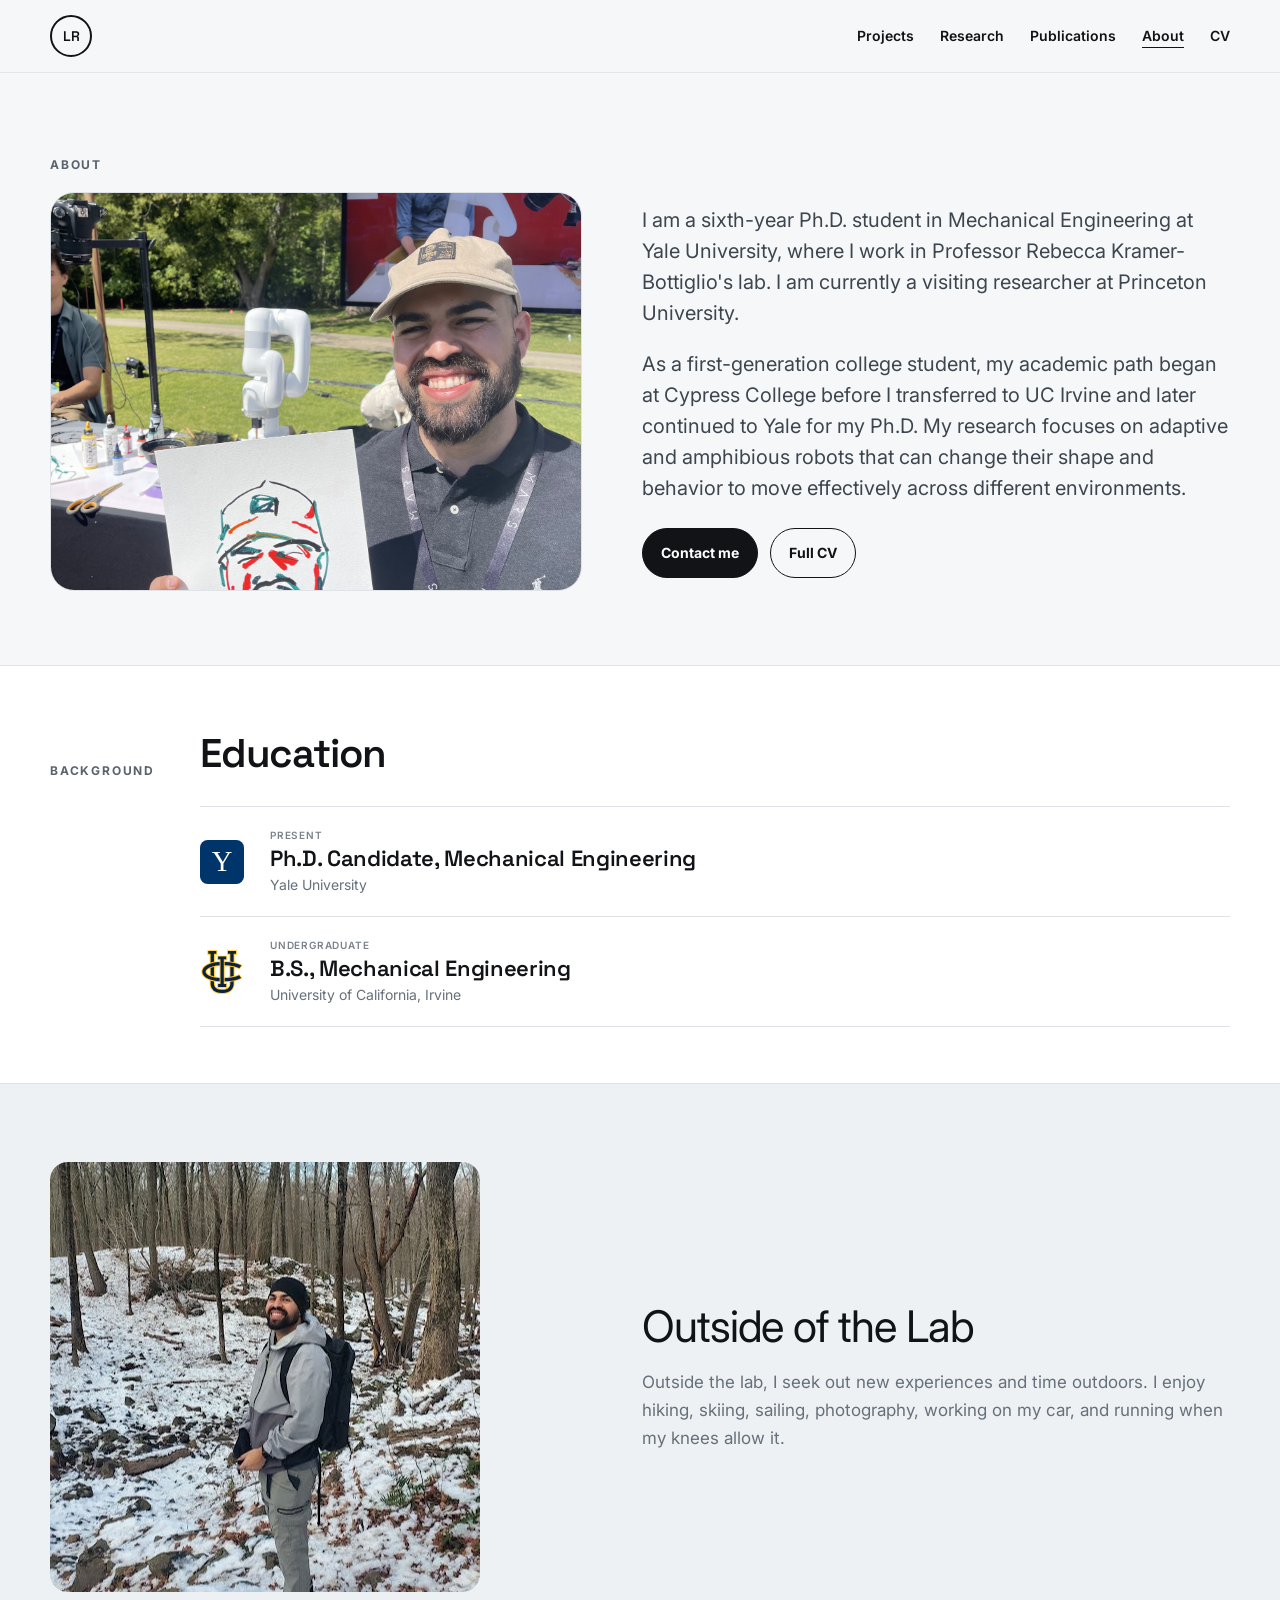
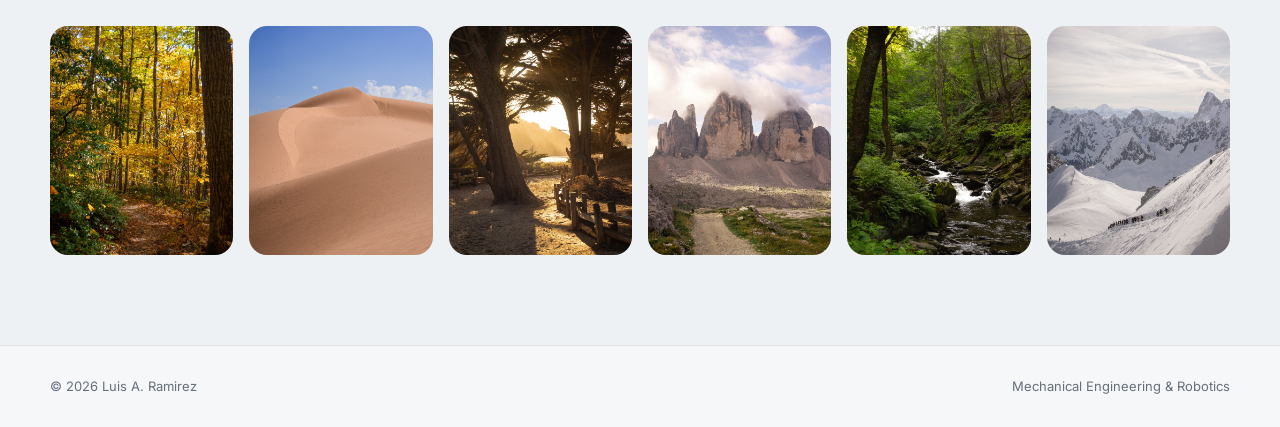
<file: about.html>
<!DOCTYPE html>
<html lang="en">
<head>
  <meta charset="UTF-8" />
  <meta name="viewport" content="width=device-width, initial-scale=1.0" />
  <meta name="description" content="Learn more about Luis A. Ramirez, a mechanical engineer and roboticist, and his interests beyond the lab." />
  <title>About | Luis A. Ramirez</title>
  <link rel="preconnect" href="https://fonts.googleapis.com">
  <link rel="preconnect" href="https://fonts.gstatic.com" crossorigin>
  <link href="https://fonts.googleapis.com/css2?family=Inter:wght@400;500;600;700&family=Space+Grotesk:wght@500;600;700&display=swap" rel="stylesheet">
  <link rel="stylesheet" href="styles.css" />
  <link rel="stylesheet" href="nav.css" />
  <link rel="stylesheet" href="about.css?v=20260810-5" />
</head>
<body>
  <header class="nav-wrap">
    <nav class="nav container" aria-label="Primary navigation">
      <a class="brand" href="index.html" aria-label="Luis Ramirez home">LR</a>
      <div class="nav-links">
        <a href="index.html#projects">Projects</a>
        <a href="index.html#research">Research</a>
        <a href="index.html#publications">Publications</a>
        <a href="about.html" aria-current="page">About</a>
        <a href="Luis_Ramirez_CV.pdf" target="_blank" rel="noopener">CV</a>
      </div>
    </nav>
  </header>

  <main>
    <section class="about-intro container">
      <p class="eyebrow">ABOUT</p>
      <div class="about-intro-grid">
        <figure class="about-portrait">
          <img src="assets/images/hobbies/me4.jpg" alt="Luis holding a painted portrait outdoors">
        </figure>
        <div class="bio-copy">
          <p>I am a sixth-year Ph.D. student in Mechanical Engineering at Yale University, where I work in Professor Rebecca Kramer-Bottiglio's lab. I am currently a visiting researcher at Princeton University.</p>
          <p>As a first-generation college student, my academic path began at Cypress College before I transferred to UC Irvine and later continued to Yale for my Ph.D. My research focuses on adaptive and amphibious robots that can change their shape and behavior to move effectively across different environments.</p>
          <div class="about-actions">
            <a class="button primary" href="mailto:luis.ramirez@yale.edu">Contact me</a>
            <a class="button secondary" href="Luis_Ramirez_CV.pdf" target="_blank" rel="noopener">Full CV</a>
          </div>
        </div>
      </div>
    </section>

    <section class="education-section" aria-labelledby="education-heading">
      <div class="container">
        <div class="quiet-heading">
          <p class="eyebrow">BACKGROUND</p>
          <h2 id="education-heading">Education</h2>
        </div>

        <div class="education-list">
          <article class="education-item">
            <img class="school-mark" src="assets/images/yale-mark.svg" alt="Yale University mark">
            <div class="education-copy">
              <p class="education-date">Present</p>
              <h3>Ph.D. Candidate, Mechanical Engineering</h3>
              <p>Yale University</p>
            </div>
          </article>

          <article class="education-item">
            <img class="school-mark" src="assets/images/uci-mark.svg" alt="UC Irvine mark">
            <div class="education-copy">
              <p class="education-date">Undergraduate</p>
              <h3>B.S., Mechanical Engineering</h3>
              <p>University of California, Irvine</p>
            </div>
          </article>
        </div>
      </div>
    </section>

    <section class="section outside-section" aria-labelledby="outside-heading">
      <div class="container">
        <div class="outside-feature">
          <figure class="outside-feature-image">
            <img src="assets/images/hobbies/hike2.jpg?v=20260810-2" alt="Luis hiking through a snowy forest" loading="lazy">
          </figure>
          <div class="outside-copy">
            <h2 id="outside-heading" class="outside-title">Outside of the Lab</h2>
            <p class="outside-intro">Outside the lab, I seek out new experiences and time outdoors. I enjoy hiking, skiing, sailing, photography, working on my car, and running when my knees allow it.</p>
          </div>
        </div>

        <div class="hobby-gallery">
          <figure><img src="assets/images/hobbies/photograph2.jpg" alt="A sunlit forest trail in autumn" loading="lazy"></figure>
          <figure><img src="assets/images/hobbies/photograph3.jpg" alt="Sand dunes beneath a clear blue sky" loading="lazy"></figure>
          <figure><img src="assets/images/hobbies/photograph4.jpg" alt="Golden sunlight filtering through trees onto a coastal trail" loading="lazy"></figure>
          <figure><img src="assets/images/hobbies/photograph7.jpg?v=20260810-2" alt="Clouds drifting around rugged mountain peaks" loading="lazy"></figure>
          <figure><img src="assets/images/hobbies/photograph6.jpg" alt="A rocky stream flowing through a sunlit green forest" loading="lazy"></figure>
          <figure><img src="assets/images/hobbies/photograph9.jpg" alt="Hikers traversing a snowy alpine mountainside" loading="lazy"></figure>
        </div>
      </div>
    </section>
  </main>

  <footer>
    <div class="container footer-inner"><span>&copy; <span id="year"></span> Luis A. Ramirez</span><span>Mechanical Engineering &amp; Robotics</span></div>
  </footer>
  <script src="script.js"></script>
</body>
</html>
</file>
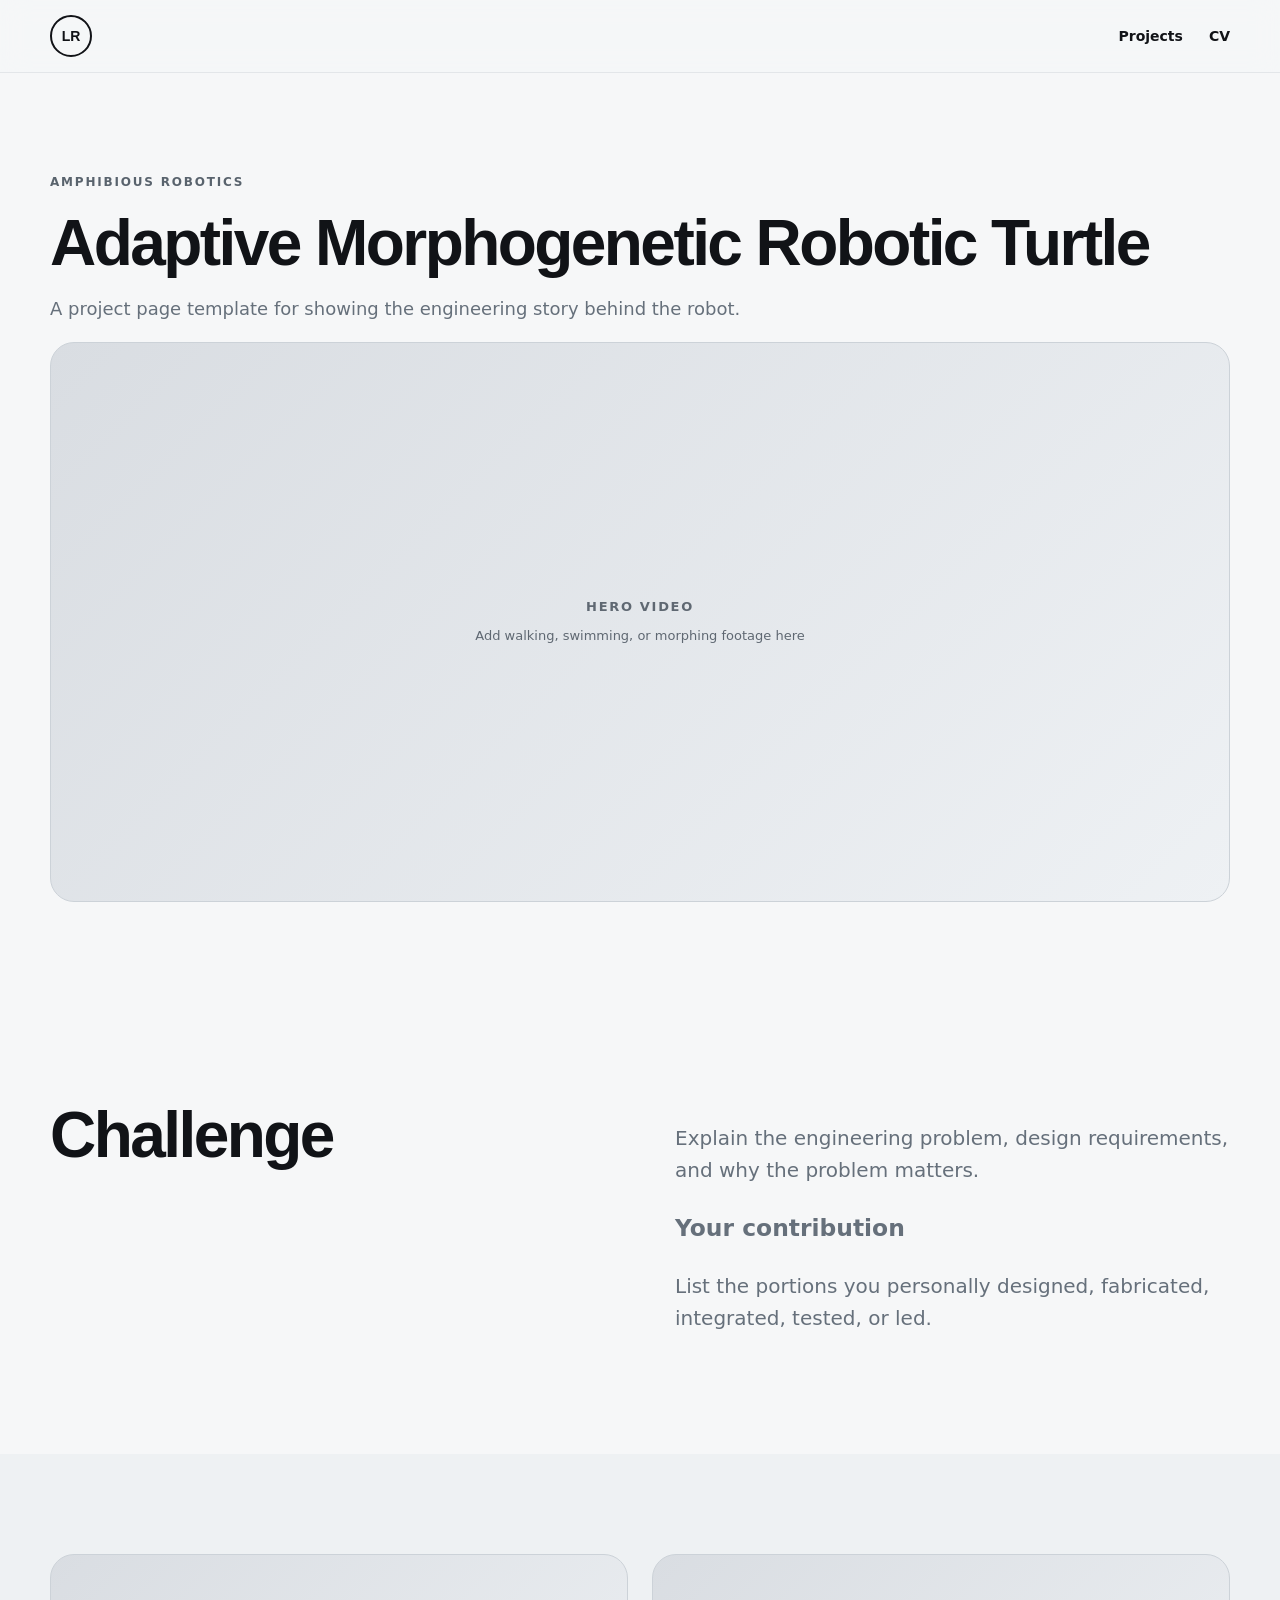
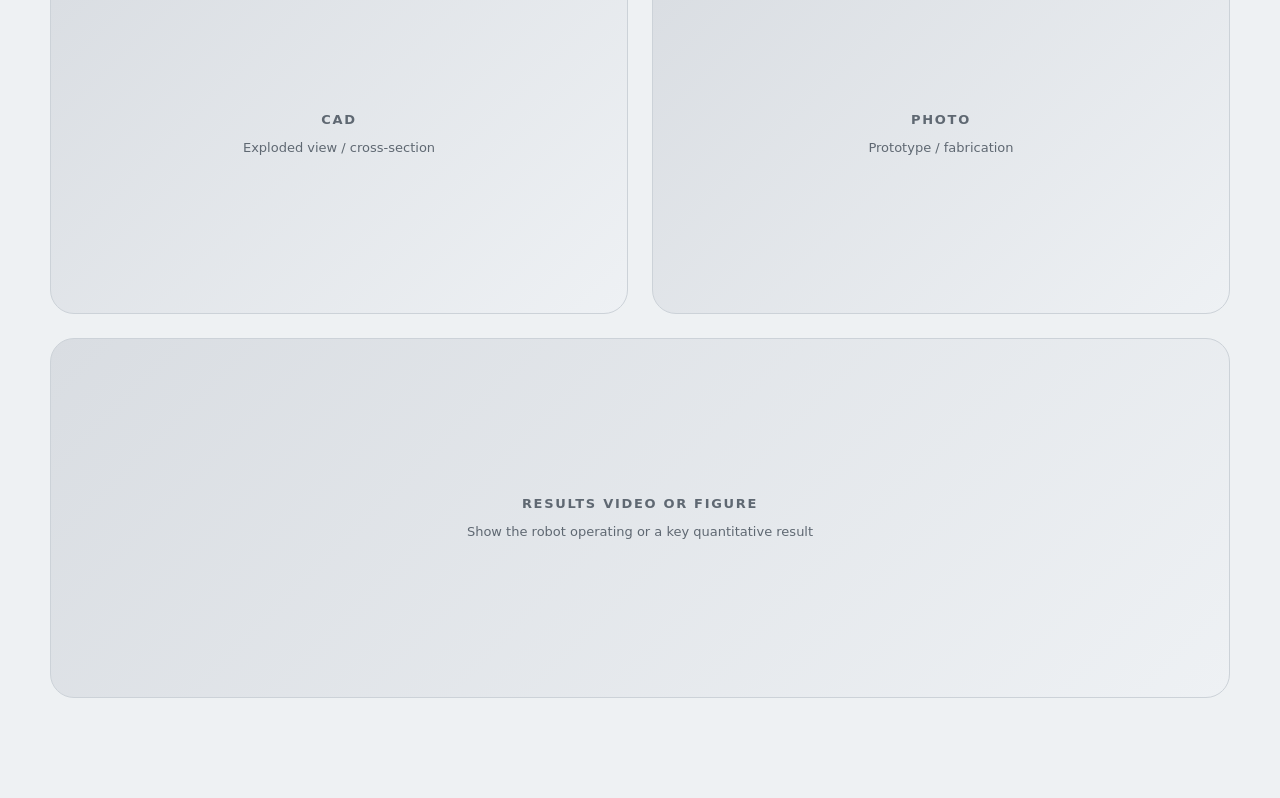
<file: projects/amphibious-robot.html>
<!doctype html><html><head><meta charset="utf-8"><meta name="viewport" content="width=device-width,initial-scale=1"><title>Adaptive Morphogenetic Robotic Turtle | Luis Ramirez</title><link rel="stylesheet" href="../styles.css"></head><body><header class="nav-wrap"><nav class="nav container"><a class="brand" href="../index.html">LR</a><div class="nav-links"><a href="../index.html#projects">Projects</a><a href="../Luis_Ramirez_CV.pdf">CV</a></div></nav></header><main><section class="section container"><p class="eyebrow">AMPHIBIOUS ROBOTICS</p><h2>Adaptive Morphogenetic Robotic Turtle</h2><p class="section-intro">A project page template for showing the engineering story behind the robot.</p><div class="media-placeholder tall"><div><span>HERO VIDEO</span><small>Add walking, swimming, or morphing footage here</small></div></div></section><section class="section container split"><div><h2>Challenge</h2></div><div class="research-copy" style="color:#66707b"><p>Explain the engineering problem, design requirements, and why the problem matters.</p><h3>Your contribution</h3><p>List the portions you personally designed, fabricated, integrated, tested, or led.</p></div></section><section class="section media-section"><div class="container"><div class="media-grid"><div class="media-placeholder"><div><span>CAD</span><small>Exploded view / cross-section</small></div></div><div class="media-placeholder"><div><span>PHOTO</span><small>Prototype / fabrication</small></div></div><div class="media-placeholder wide"><div><span>RESULTS VIDEO OR FIGURE</span><small>Show the robot operating or a key quantitative result</small></div></div></div></div></section></main></body></html>
</file>
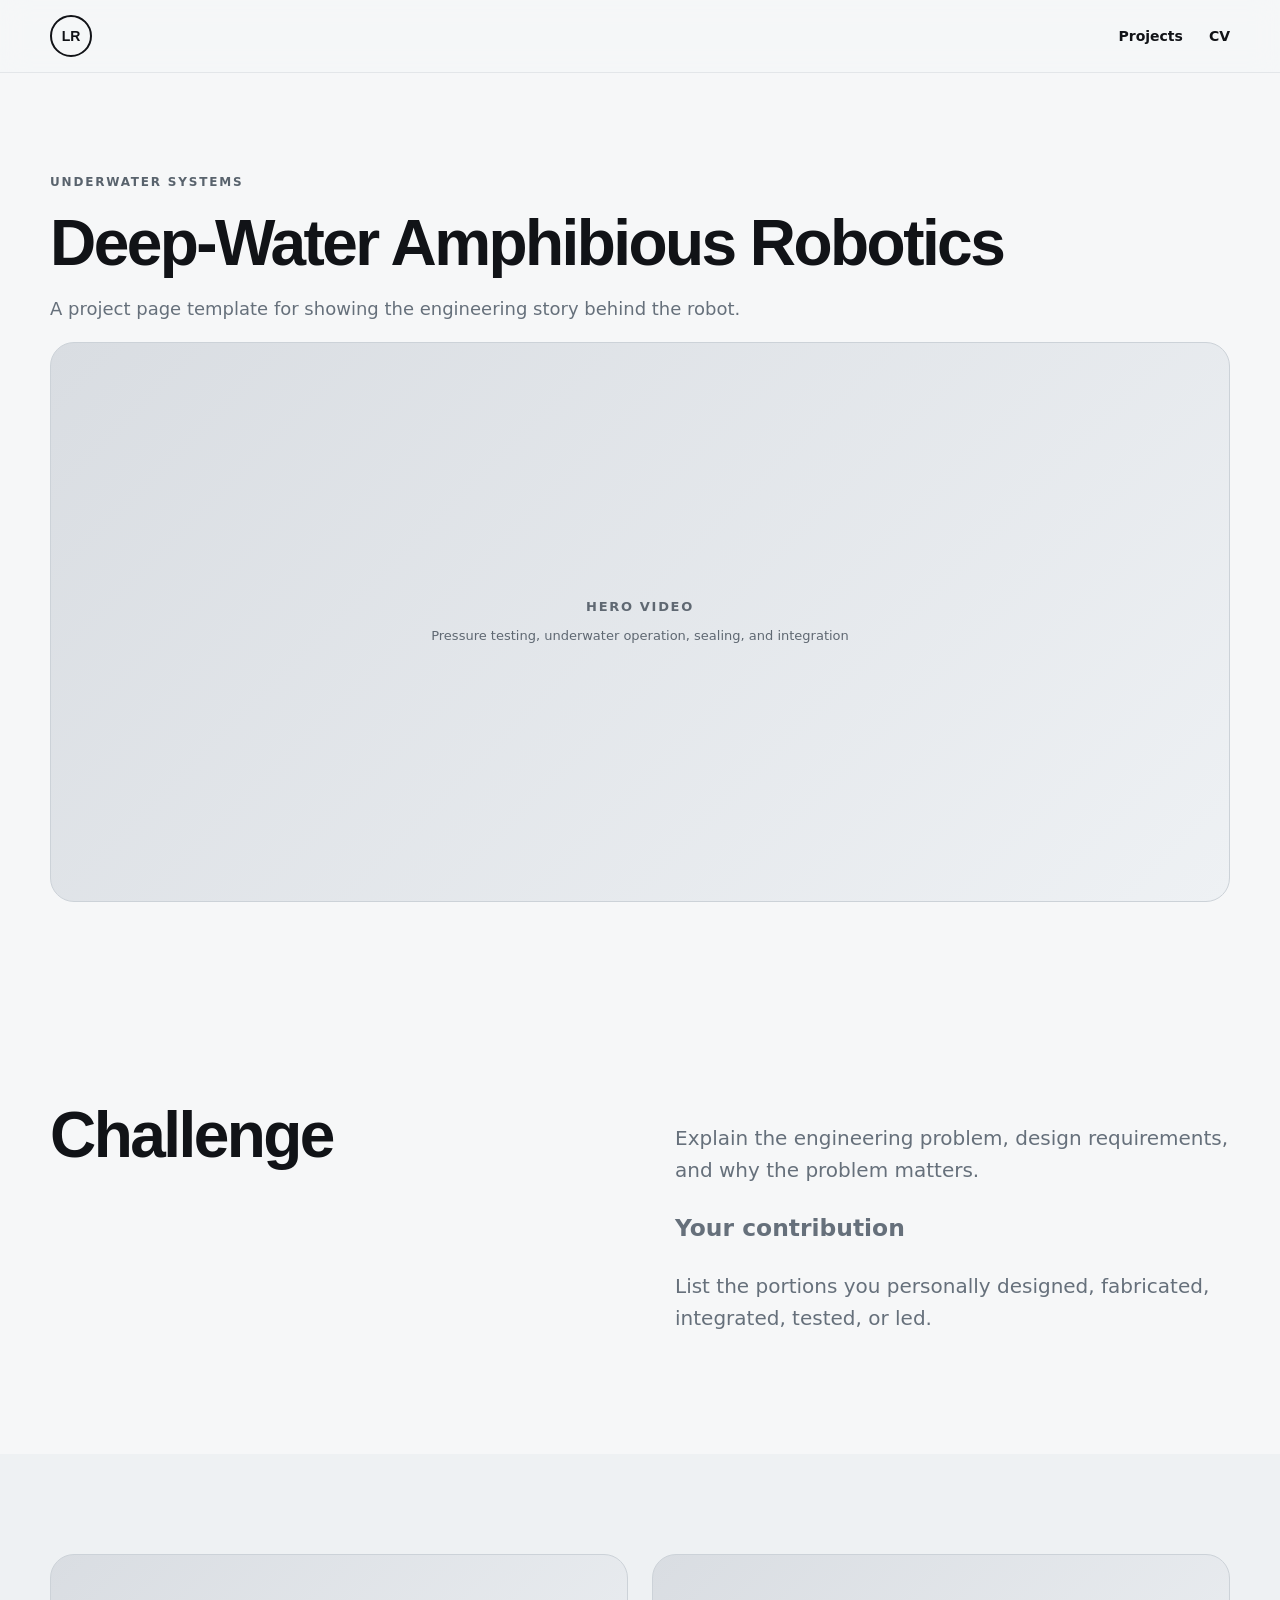
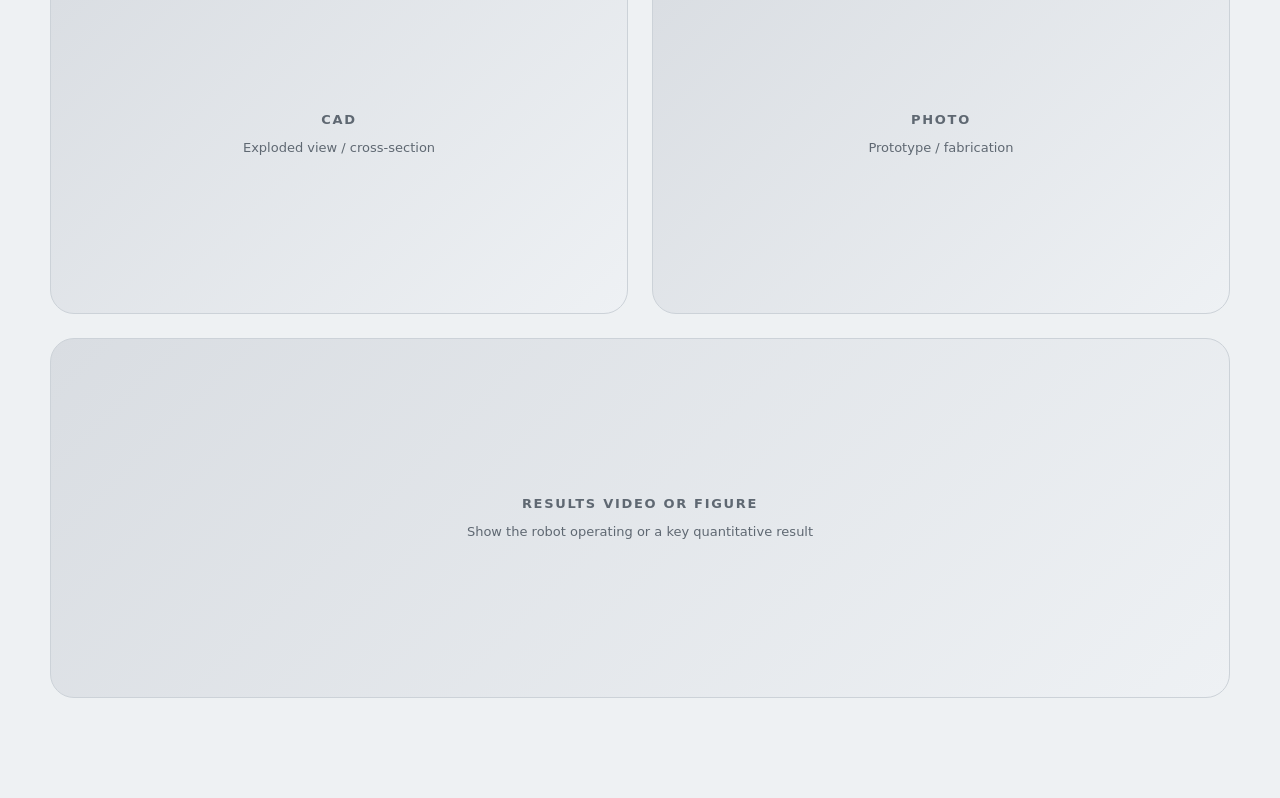
<file: projects/deep-water.html>
<!doctype html><html><head><meta charset="utf-8"><meta name="viewport" content="width=device-width,initial-scale=1"><title>Deep-Water Amphibious Robotics | Luis Ramirez</title><link rel="stylesheet" href="../styles.css"></head><body><header class="nav-wrap"><nav class="nav container"><a class="brand" href="../index.html">LR</a><div class="nav-links"><a href="../index.html#projects">Projects</a><a href="../Luis_Ramirez_CV.pdf">CV</a></div></nav></header><main><section class="section container"><p class="eyebrow">UNDERWATER SYSTEMS</p><h2>Deep-Water Amphibious Robotics</h2><p class="section-intro">A project page template for showing the engineering story behind the robot.</p><div class="media-placeholder tall"><div><span>HERO VIDEO</span><small>Pressure testing, underwater operation, sealing, and integration</small></div></div></section><section class="section container split"><div><h2>Challenge</h2></div><div class="research-copy" style="color:#66707b"><p>Explain the engineering problem, design requirements, and why the problem matters.</p><h3>Your contribution</h3><p>List the portions you personally designed, fabricated, integrated, tested, or led.</p></div></section><section class="section media-section"><div class="container"><div class="media-grid"><div class="media-placeholder"><div><span>CAD</span><small>Exploded view / cross-section</small></div></div><div class="media-placeholder"><div><span>PHOTO</span><small>Prototype / fabrication</small></div></div><div class="media-placeholder wide"><div><span>RESULTS VIDEO OR FIGURE</span><small>Show the robot operating or a key quantitative result</small></div></div></div></div></section></main></body></html>
</file>
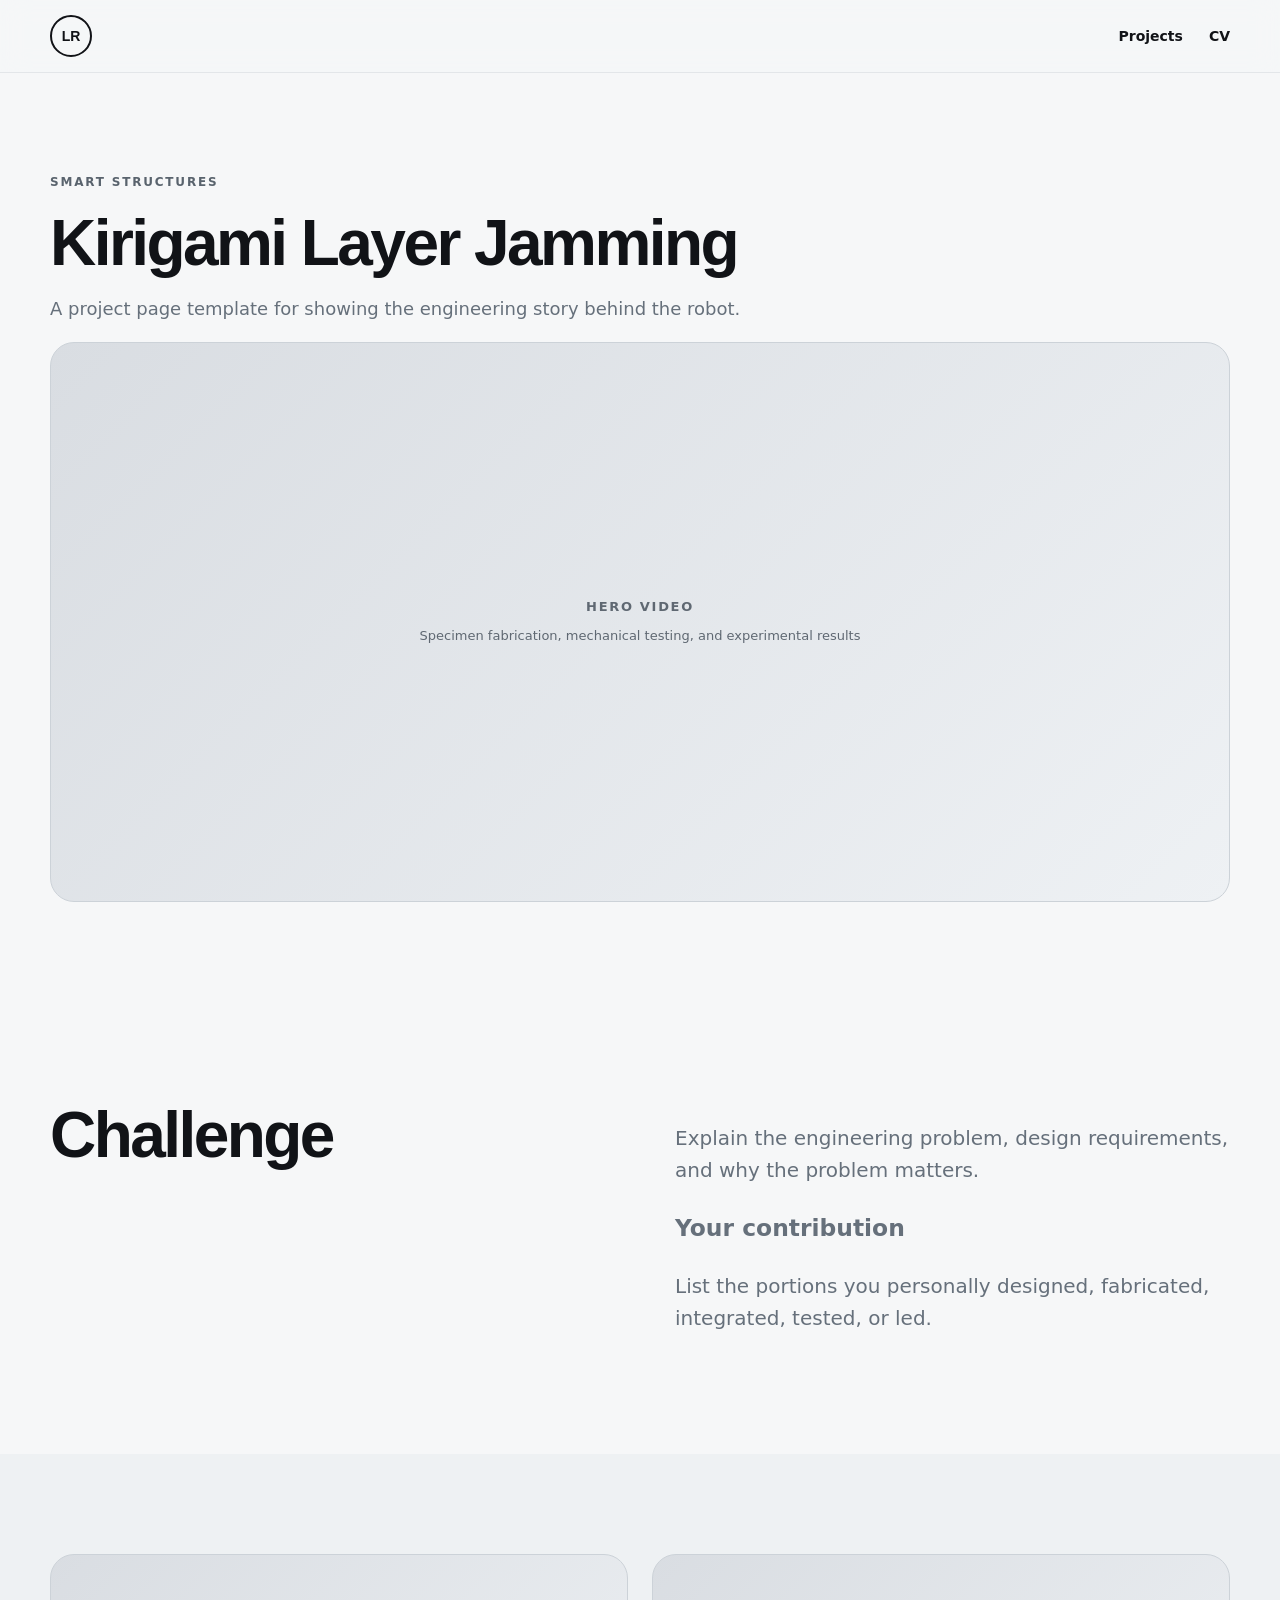
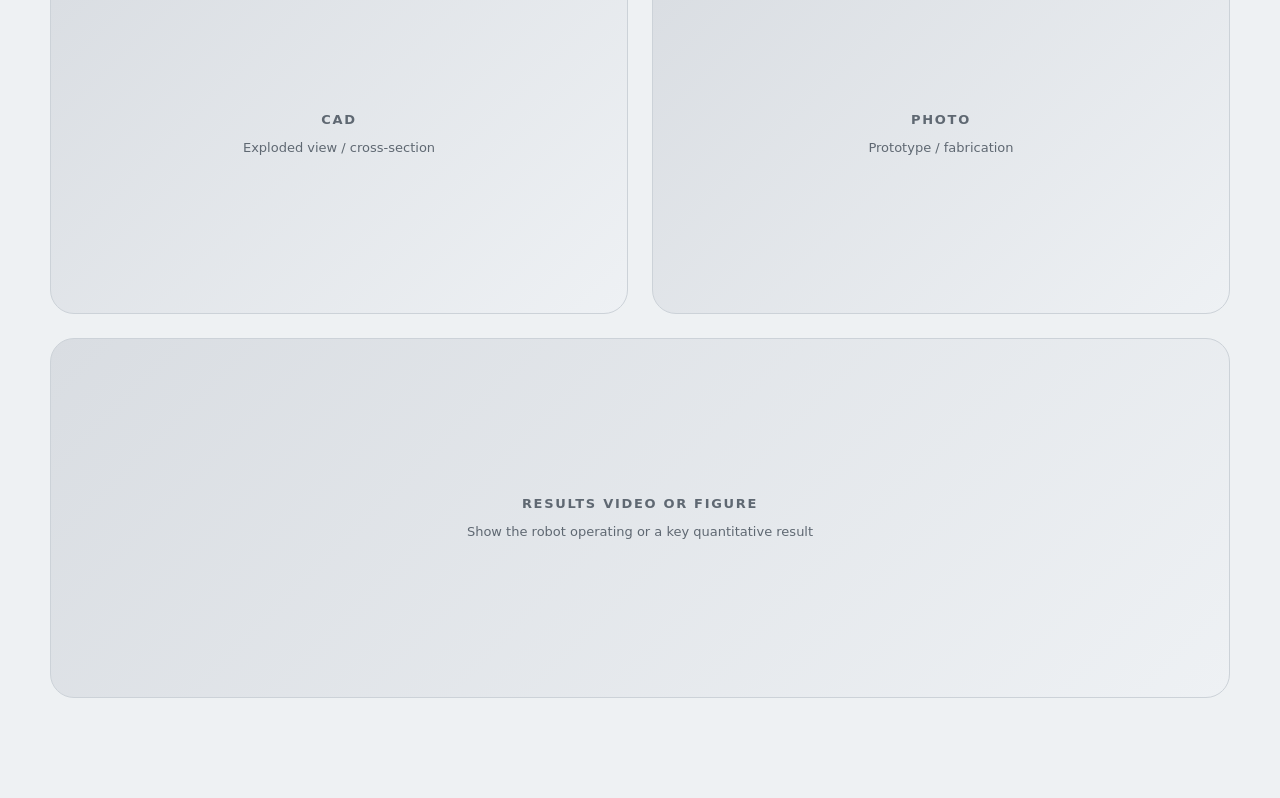
<file: projects/layer-jamming.html>
<!doctype html><html><head><meta charset="utf-8"><meta name="viewport" content="width=device-width,initial-scale=1"><title>Kirigami Layer Jamming | Luis Ramirez</title><link rel="stylesheet" href="../styles.css"></head><body><header class="nav-wrap"><nav class="nav container"><a class="brand" href="../index.html">LR</a><div class="nav-links"><a href="../index.html#projects">Projects</a><a href="../Luis_Ramirez_CV.pdf">CV</a></div></nav></header><main><section class="section container"><p class="eyebrow">SMART STRUCTURES</p><h2>Kirigami Layer Jamming</h2><p class="section-intro">A project page template for showing the engineering story behind the robot.</p><div class="media-placeholder tall"><div><span>HERO VIDEO</span><small>Specimen fabrication, mechanical testing, and experimental results</small></div></div></section><section class="section container split"><div><h2>Challenge</h2></div><div class="research-copy" style="color:#66707b"><p>Explain the engineering problem, design requirements, and why the problem matters.</p><h3>Your contribution</h3><p>List the portions you personally designed, fabricated, integrated, tested, or led.</p></div></section><section class="section media-section"><div class="container"><div class="media-grid"><div class="media-placeholder"><div><span>CAD</span><small>Exploded view / cross-section</small></div></div><div class="media-placeholder"><div><span>PHOTO</span><small>Prototype / fabrication</small></div></div><div class="media-placeholder wide"><div><span>RESULTS VIDEO OR FIGURE</span><small>Show the robot operating or a key quantitative result</small></div></div></div></div></section></main></body></html>
</file>
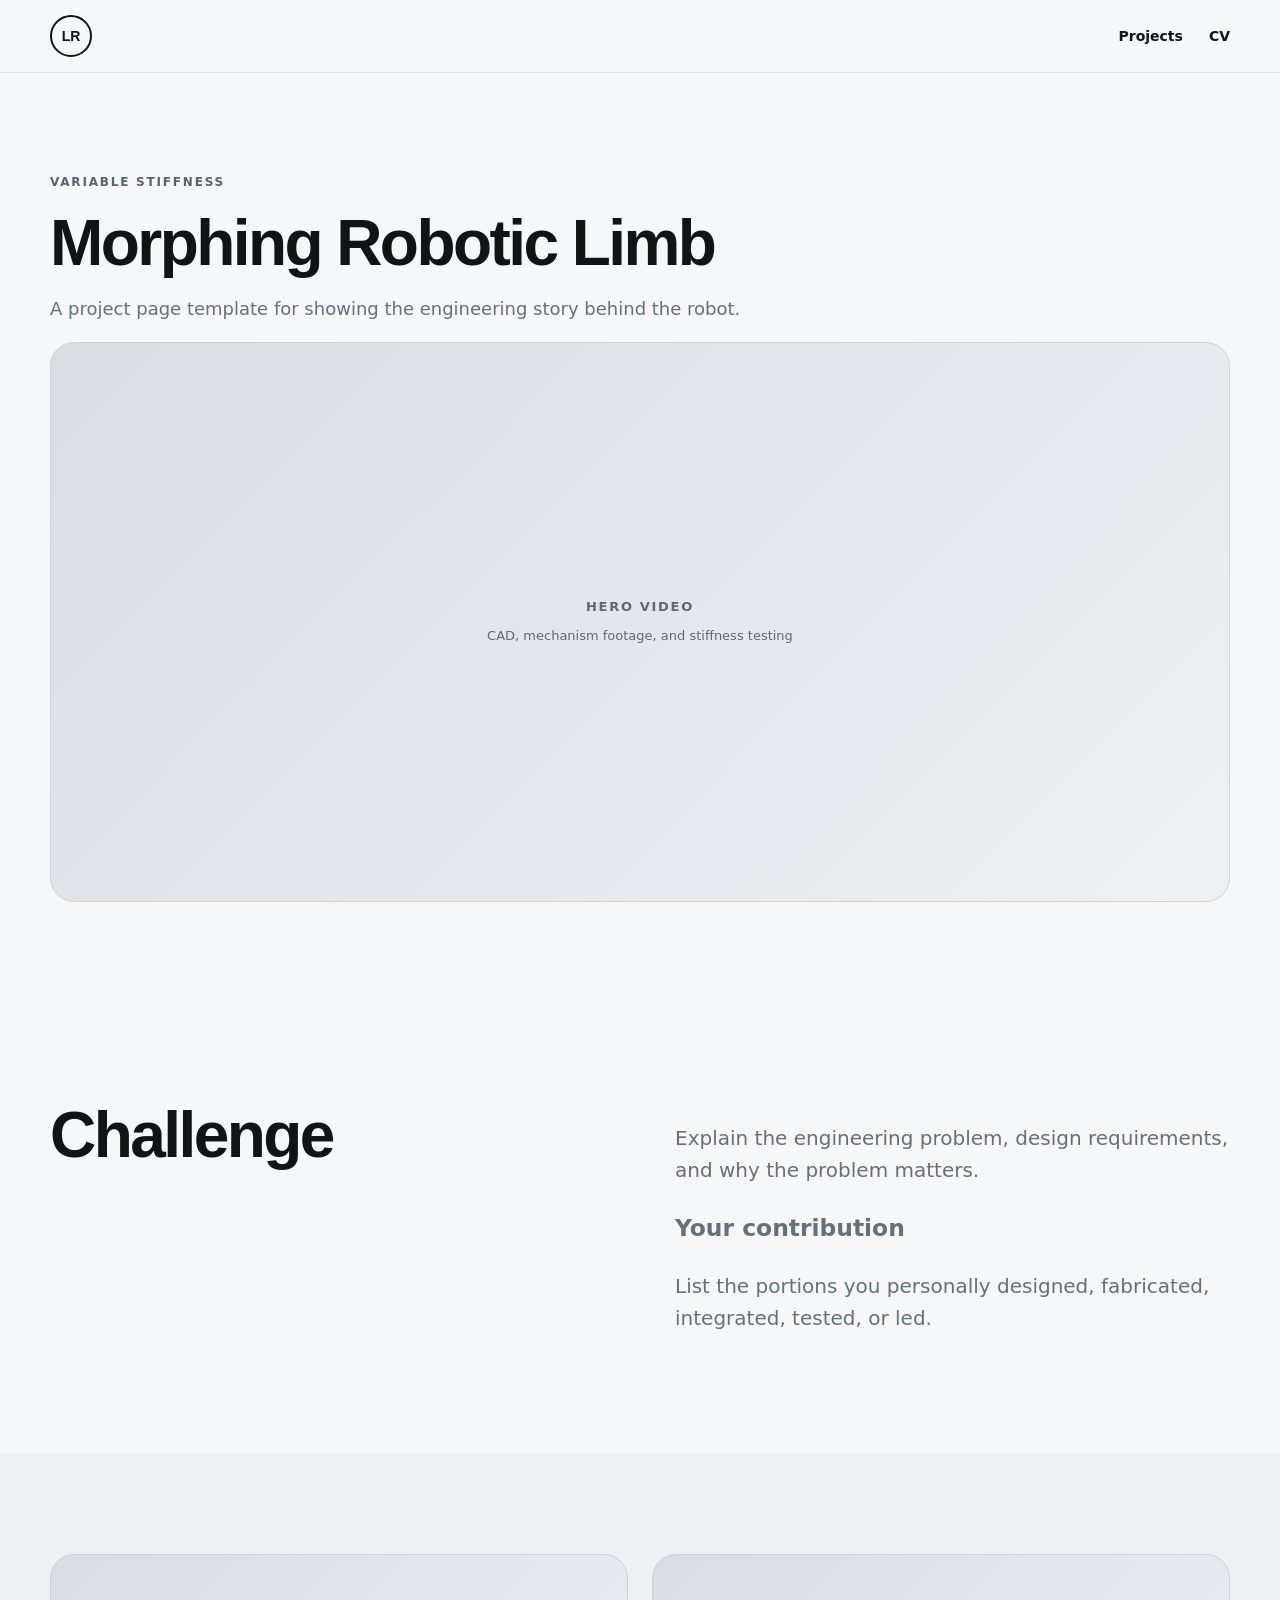
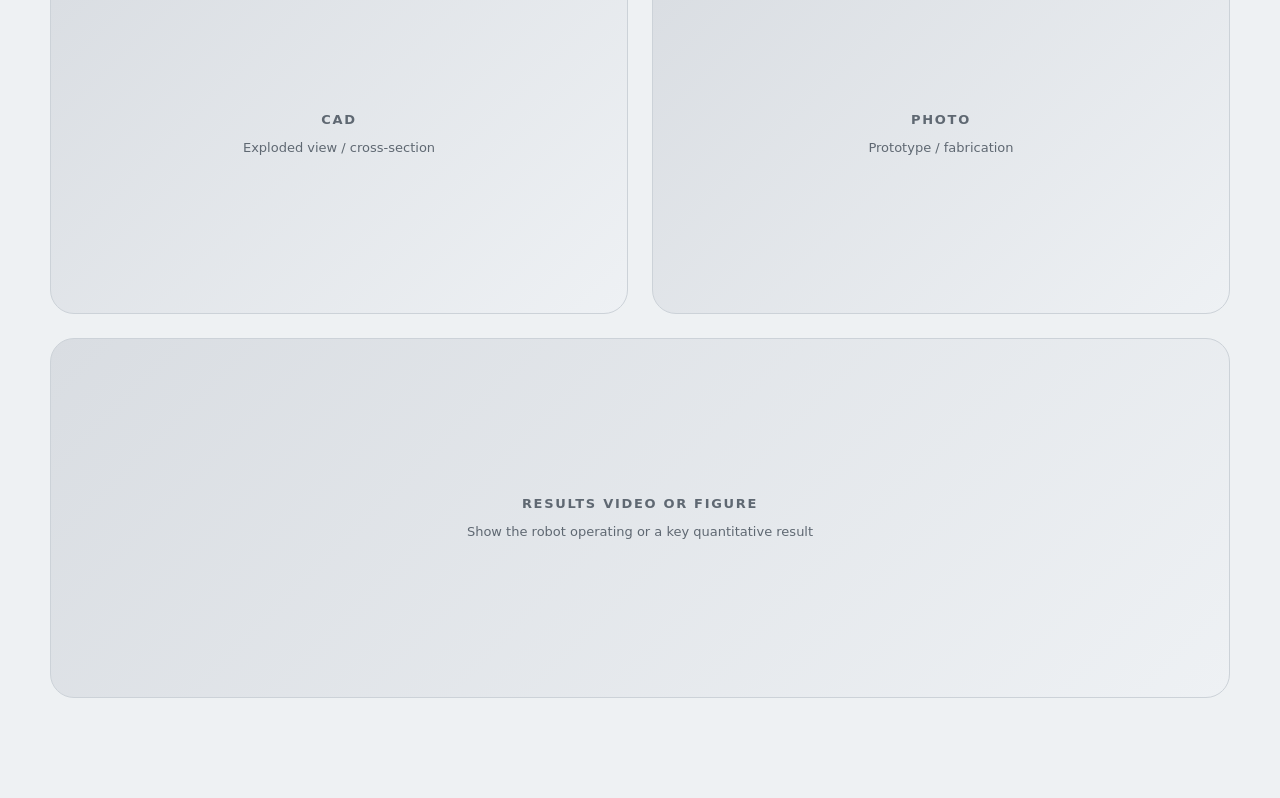
<file: projects/morphing-limb.html>
<!doctype html><html><head><meta charset="utf-8"><meta name="viewport" content="width=device-width,initial-scale=1"><title>Morphing Robotic Limb | Luis Ramirez</title><link rel="stylesheet" href="../styles.css"></head><body><header class="nav-wrap"><nav class="nav container"><a class="brand" href="../index.html">LR</a><div class="nav-links"><a href="../index.html#projects">Projects</a><a href="../Luis_Ramirez_CV.pdf">CV</a></div></nav></header><main><section class="section container"><p class="eyebrow">VARIABLE STIFFNESS</p><h2>Morphing Robotic Limb</h2><p class="section-intro">A project page template for showing the engineering story behind the robot.</p><div class="media-placeholder tall"><div><span>HERO VIDEO</span><small>CAD, mechanism footage, and stiffness testing</small></div></div></section><section class="section container split"><div><h2>Challenge</h2></div><div class="research-copy" style="color:#66707b"><p>Explain the engineering problem, design requirements, and why the problem matters.</p><h3>Your contribution</h3><p>List the portions you personally designed, fabricated, integrated, tested, or led.</p></div></section><section class="section media-section"><div class="container"><div class="media-grid"><div class="media-placeholder"><div><span>CAD</span><small>Exploded view / cross-section</small></div></div><div class="media-placeholder"><div><span>PHOTO</span><small>Prototype / fabrication</small></div></div><div class="media-placeholder wide"><div><span>RESULTS VIDEO OR FIGURE</span><small>Show the robot operating or a key quantitative result</small></div></div></div></div></section></main></body></html>
</file>
<file: styles.css>
:root{--bg:#f6f7f8;--ink:#111317;--muted:#66707b;--line:#dfe3e7;--panel:#fff;--dark:#111317;--max:1180px;--radius:24px}
*{box-sizing:border-box}html{scroll-behavior:smooth}body{margin:0;background:var(--bg);color:var(--ink);font-family:Inter,system-ui,sans-serif;line-height:1.6}.container{width:min(var(--max),calc(100% - 40px));margin:auto}.nav-wrap{position:sticky;top:0;z-index:20;background:rgba(246,247,248,.9);backdrop-filter:blur(14px);border-bottom:1px solid rgba(223,227,231,.8)}.nav{height:72px;display:flex;align-items:center;justify-content:space-between}.brand{font:700 22px 'Space Grotesk',sans-serif;text-decoration:none;color:var(--ink);border:2px solid var(--ink);width:42px;height:42px;border-radius:50%;display:grid;place-items:center}.nav-links{display:flex;gap:26px}.nav a{color:var(--ink);text-decoration:none;font-weight:600;font-size:14px}.hero{min-height:78vh;padding:80px 0;display:grid;grid-template-columns:1.05fr .95fr;gap:56px;align-items:center}.eyebrow{font-size:12px;font-weight:700;letter-spacing:.15em;color:#59636d;margin:0 0 18px}.hero h1,.section h2{font-family:'Space Grotesk',sans-serif;letter-spacing:-.04em}.hero h1{font-size:clamp(52px,7vw,92px);line-height:.95;margin:0 0 20px}.hero-subtitle{font-size:clamp(23px,3vw,36px);line-height:1.18;font-weight:500;margin:0 0 22px}.hero-body{font-size:18px;color:var(--muted);max-width:720px}.hero-actions,.about-actions{display:flex;gap:12px;margin-top:30px;flex-wrap:wrap}.button{padding:13px 18px;border-radius:999px;text-decoration:none;font-weight:700;font-size:14px;border:1px solid var(--ink)}.primary{background:var(--ink);color:#fff}.secondary{color:var(--ink);background:transparent}.social-row{display:flex;gap:22px;margin-top:24px}.social-row a,.text-link{color:var(--ink);font-weight:700;text-decoration:none}.media-placeholder{background:linear-gradient(135deg,#d9dde2,#eef1f4);border:1px solid #ccd2d8;border-radius:var(--radius);min-height:360px;display:grid;place-items:center;text-align:center;color:#5f6872;overflow:hidden}.media-placeholder div{display:grid;gap:8px}.media-placeholder span{font-weight:800;font-size:13px;letter-spacing:.13em}.media-placeholder small{font-size:13px}.tall{min-height:560px}.small{min-height:230px;border-radius:18px}.wide{grid-column:span 2}.section{padding:100px 0}.section-heading{max-width:760px;margin-bottom:44px}.section h2{font-size:clamp(36px,5vw,64px);line-height:1.05;margin:0}.section-intro{font-size:18px;color:var(--muted)}.project-card{background:var(--panel);border:1px solid var(--line);border-radius:var(--radius);overflow:hidden}.featured{display:grid;grid-template-columns:1.15fr .85fr;margin-bottom:28px}.project-copy{padding:36px}.project-copy h3{font-family:'Space Grotesk',sans-serif;font-size:31px;line-height:1.1;margin:0 0 15px}.project-copy p{color:var(--muted)}.project-kicker{font-size:11px!important;font-weight:800;letter-spacing:.14em;color:#4f5963!important}.tag-row{display:flex;gap:8px;flex-wrap:wrap;margin:22px 0}.tag-row span{font-size:12px;background:#eef1f3;padding:7px 10px;border-radius:999px}.project-grid{display:grid;grid-template-columns:repeat(3,1fr);gap:24px}.compact .project-copy{padding:25px}.compact .project-copy h3{font-size:24px}.section-dark{background:var(--dark);color:#fff}.split{display:grid;grid-template-columns:1fr 1fr;gap:70px}.section-dark .eyebrow{color:#aab3bc}.research-copy{font-size:20px;color:#c3c9cf}.pub-list{border-top:1px solid var(--line)}.pub{display:grid;grid-template-columns:90px 1fr;gap:25px;padding:28px 0;border-bottom:1px solid var(--line)}.pub>span{font-weight:800;color:#69727b}.pub h3{font-size:20px;margin:0 0 4px}.pub p{margin:0;color:var(--muted)}.media-section{background:#eef1f3}.media-grid{display:grid;grid-template-columns:repeat(2,1fr);gap:24px}.media-item{margin:0}.media-item figcaption{margin:10px 4px 0;color:var(--muted);font-size:14px}.about-grid{display:grid;grid-template-columns:.8fr 1.2fr;gap:80px}.about-copy{font-size:19px;color:var(--muted)}footer{border-top:1px solid var(--line);padding:30px 0}.footer-inner{display:flex;justify-content:space-between;color:var(--muted);font-size:13px}@media(max-width:900px){.nav-links{gap:14px}.nav-links a:nth-child(3),.nav-links a:nth-child(4){display:none}.hero,.featured,.split,.about-grid{grid-template-columns:1fr}.hero{padding-top:50px}.tall{min-height:420px}.project-grid{grid-template-columns:1fr}.wide{grid-column:auto}.media-grid{grid-template-columns:1fr}}@media(max-width:560px){.container{width:min(var(--max),calc(100% - 24px))}.nav{height:64px}.nav-links{gap:10px}.nav a{font-size:12px}.hero{padding:46px 0}.hero h1{font-size:52px}.section{padding:72px 0}.project-copy{padding:24px}.media-placeholder{min-height:260px}.pub{grid-template-columns:60px 1fr}.footer-inner{flex-direction:column;gap:6px}}
</file>
<file: nav.css>
.nav-links a[aria-current="page"] {
  text-decoration: underline;
  text-underline-offset: 6px;
}

@media (max-width: 900px) {
  .nav-links a:nth-child(4) {
    display: inline;
  }
}
</file>
<file: about.css>
.about-intro {
  padding: 82px 0 74px;
}

.about-intro-grid {
  display: grid;
  grid-template-columns: .95fr 1.05fr;
  gap: clamp(26px, 5vw, 60px);
  align-items: center;
}

.about-portrait {
  aspect-ratio: 4 / 3;
  margin: 0;
  overflow: hidden;
  border: 1px solid var(--line);
  border-radius: var(--radius);
  background: #e9ecef;
}

.about-portrait img {
  width: 100%;
  height: 100%;
  display: block;
  object-fit: cover;
}

.bio-copy {
  max-width: 650px;
  color: #3d464f;
  font-size: clamp(17px, 1.7vw, 20px);
  line-height: 1.55;
}

.bio-copy p:first-child {
  margin-top: 0;
}

.bio-copy .about-actions {
  margin-top: 24px;
}

.education-section {
  padding: 56px 0;
  border-top: 1px solid var(--line);
  border-bottom: 1px solid var(--line);
  background: #fff;
}

.quiet-heading {
  display: grid;
  grid-template-columns: 150px 1fr;
  align-items: end;
  margin-bottom: 20px;
}

.quiet-heading .eyebrow {
  margin-bottom: 6px;
}

.quiet-heading h2 {
  margin: 0;
  font-family: "Space Grotesk", sans-serif;
  font-size: clamp(28px, 3.2vw, 40px);
  font-weight: 600;
  letter-spacing: -.03em;
}

.education-list {
  margin-left: 150px;
  border-top: 1px solid var(--line);
}

.education-item {
  display: grid;
  grid-template-columns: 48px 1fr;
  gap: 22px;
  align-items: center;
  padding: 20px 0;
  border-bottom: 1px solid var(--line);
}

.school-mark {
  width: 44px;
  height: 44px;
  object-fit: contain;
}

.education-copy p {
  margin: 0;
  color: var(--muted);
  font-size: 14px;
}

.education-copy .education-date {
  margin-bottom: 2px;
  color: #7a838c;
  font-size: 10px;
  font-weight: 600;
  letter-spacing: .08em;
  text-transform: uppercase;
}

.education-copy h3 {
  margin: 0 0 1px;
  font-family: "Space Grotesk", sans-serif;
  font-size: clamp(18px, 1.9vw, 22px);
  font-weight: 600;
  line-height: 1.25;
  letter-spacing: -.015em;
}

.outside-section.section {
  padding: 78px 0 90px;
  background: #eef1f3;
}

.outside-feature {
  display: grid;
  grid-template-columns: minmax(0, .95fr) minmax(0, 1.05fr);
  gap: clamp(26px, 5vw, 60px);
  align-items: center;
  margin-bottom: 34px;
}

.outside-feature-image {
  width: min(100%, 430px);
  justify-self: start;
  margin: 0;
  overflow: hidden;
  border-radius: 18px;
  background: #dfe3e7;
}

.outside-feature-image img {
  width: 100%;
  height: auto;
  display: block;
}

.outside-section .outside-title {
  margin: 0 0 18px;
  font-family: "Inter", sans-serif;
  font-size: clamp(30px, 3.4vw, 46px);
  font-weight: 400;
  line-height: 1.12;
  letter-spacing: -.025em;
}

.outside-intro {
  width: 100%;
  max-width: none;
  margin: 0;
  color: var(--muted);
  font-size: 17px;
  line-height: 1.65;
}

.hobby-gallery {
  display: grid;
  grid-template-columns: repeat(6, minmax(0, 1fr));
  gap: 16px;
}

.hobby-gallery figure {
  aspect-ratio: 4 / 5;
  margin: 0;
  overflow: hidden;
  border-radius: 18px;
  background: #dfe3e7;
}

.hobby-gallery img {
  width: 100%;
  height: 100%;
  display: block;
  object-fit: cover;
}

.visually-hidden {
  position: absolute;
  width: 1px;
  height: 1px;
  padding: 0;
  margin: -1px;
  overflow: hidden;
  clip: rect(0, 0, 0, 0);
  white-space: nowrap;
  border: 0;
}

@media (max-width: 900px) {
  .about-intro {
    padding: 68px 0 64px;
  }

  .about-intro-grid {
    grid-template-columns: 1fr;
    gap: 34px;
  }

  .about-portrait {
    max-width: 680px;
  }

  .quiet-heading {
    grid-template-columns: 1fr;
    gap: 2px;
  }

  .education-list {
    margin-left: 0;
  }
}

@media (max-width: 560px) {
  .about-intro {
    padding: 52px 0 54px;
  }

  .bio-copy {
    font-size: 17px;
  }

  .education-section {
    padding: 48px 0;
  }

  .education-item {
    grid-template-columns: 42px 1fr;
    gap: 15px;
    padding: 17px 0;
  }

  .school-mark {
    width: 38px;
    height: 38px;
  }

  .outside-section.section {
    padding: 60px 0 68px;
  }

  .outside-feature {
    grid-template-columns: 1fr;
    gap: 26px;
  }

  .outside-feature-image {
    max-width: 680px;
  }

  .outside-title {
    margin-bottom: 12px;
  }

  .outside-intro {
    font-size: 16px;
  }

  .hobby-gallery {
    gap: 6px;
  }

  .hobby-gallery figure {
    border-radius: 8px;
  }
}
</file>
